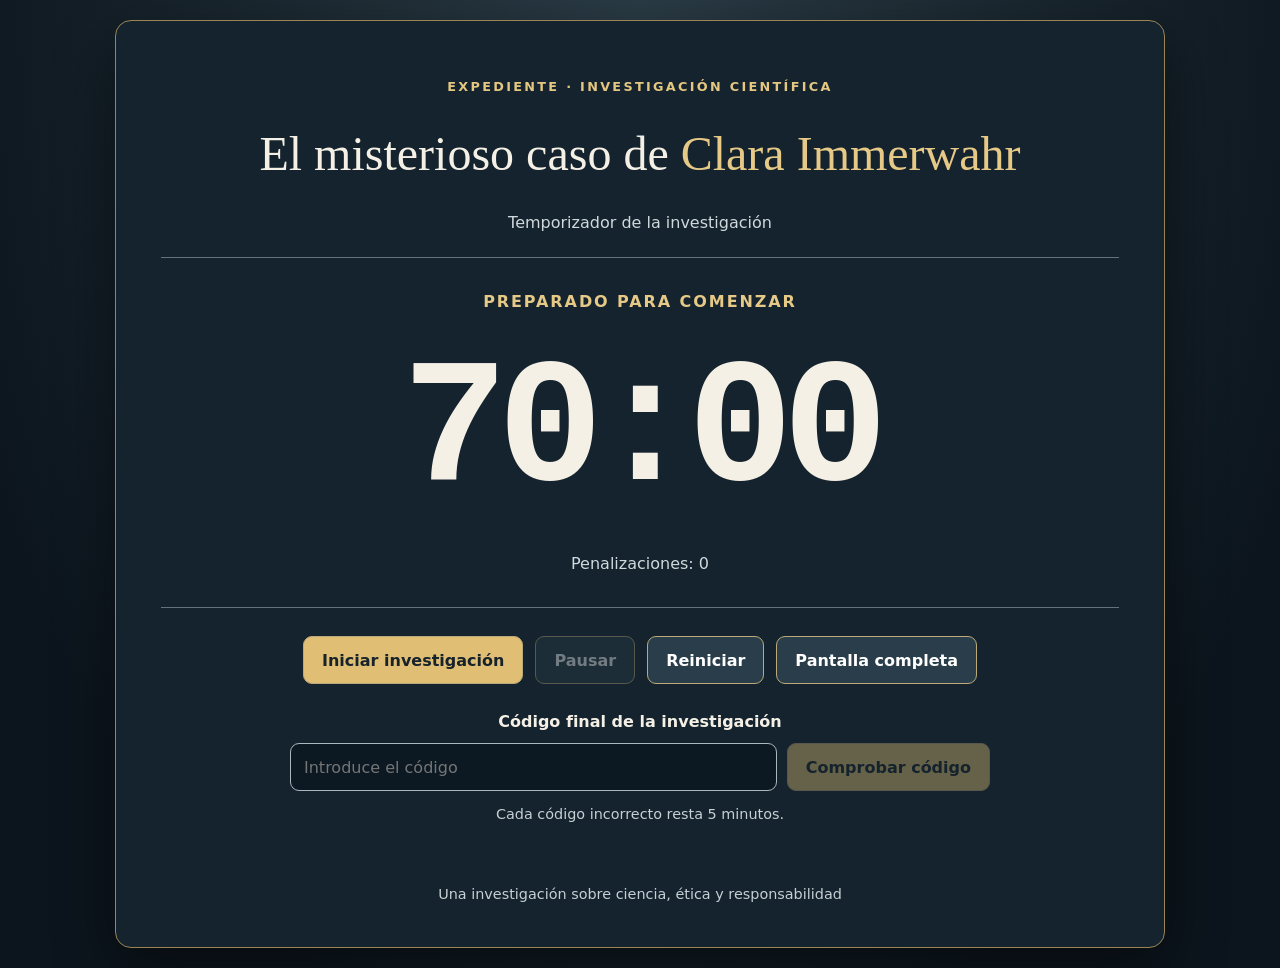
<file: index.html>
<!doctype html>
<html lang="es">
<head>
<meta charset="utf-8">
<meta name="viewport" content="width=device-width, initial-scale=1">
<title>Temporizador | Clara Immerwahr</title>
<link rel="stylesheet" href="styles.css">
<script src="app.js" defer></script>

<style>
.enlace-enigma {
 display:inline-block;
 padding:17px 25px;
 margin:12px 0;
 background:#e0bf75;
 color:#17232b;
 border-radius:9px;
 font-weight:700;
 font-size:1.15rem;
 text-decoration:none;
}
.enlace-enigma:hover {background:#f1d696}
.enlace-enigma:focus-visible {
 outline:3px solid white;
 outline-offset:4px;
}
</style>
</head>
<body>
<main>
<header>
<p class="expediente">EXPEDIENTE · INVESTIGACIÓN CIENTÍFICA</p>
<h1>El misterioso caso de <em>Clara Immerwahr</em></h1>
<p>Temporizador de la investigación</p>
</header>

<section class="reloj-panel" aria-label="Tiempo restante">
<p id="estado">PREPARADO PARA COMENZAR</p>
<div id="reloj" role="timer" aria-label="70 minutos restantes">70:00</div>
<p id="penalizaciones">Penalizaciones: 0</p>
</section>

<section id="partida">
<div class="controles">
<button id="iniciar" class="principal">Iniciar investigación</button>
<button id="pausar" disabled>Pausar</button>
<button id="reiniciar">Reiniciar</button>
<button id="pantalla">Pantalla completa</button>
</div>
<form id="formulario">
<label for="codigo">Código final de la investigación</label>
<div class="entrada">
<input id="codigo" type="text" maxlength="100" disabled
placeholder="Introduce el código" autocomplete="off" required>
<button id="comprobar" class="principal" disabled>Comprobar código</button>
</div>
<p>Cada código incorrecto resta 5 minutos.</p>
</form>
</section>

<section id="resultado" hidden tabindex="-1">
<h2 id="tituloResultado"></h2>
<p id="textoResultado"></p>
<p><a id="ultimo-enigma" href="reflexion.html" class="enlace-enigma">Descubrir el último enigma →</a></p><button id="nuevo">Reiniciar partida</button>
</section>

<p id="mensaje" role="status" aria-live="polite"></p>
<footer>Una investigación sobre ciencia, ética y responsabilidad</footer>
</main>
</body>
</html>
</file>
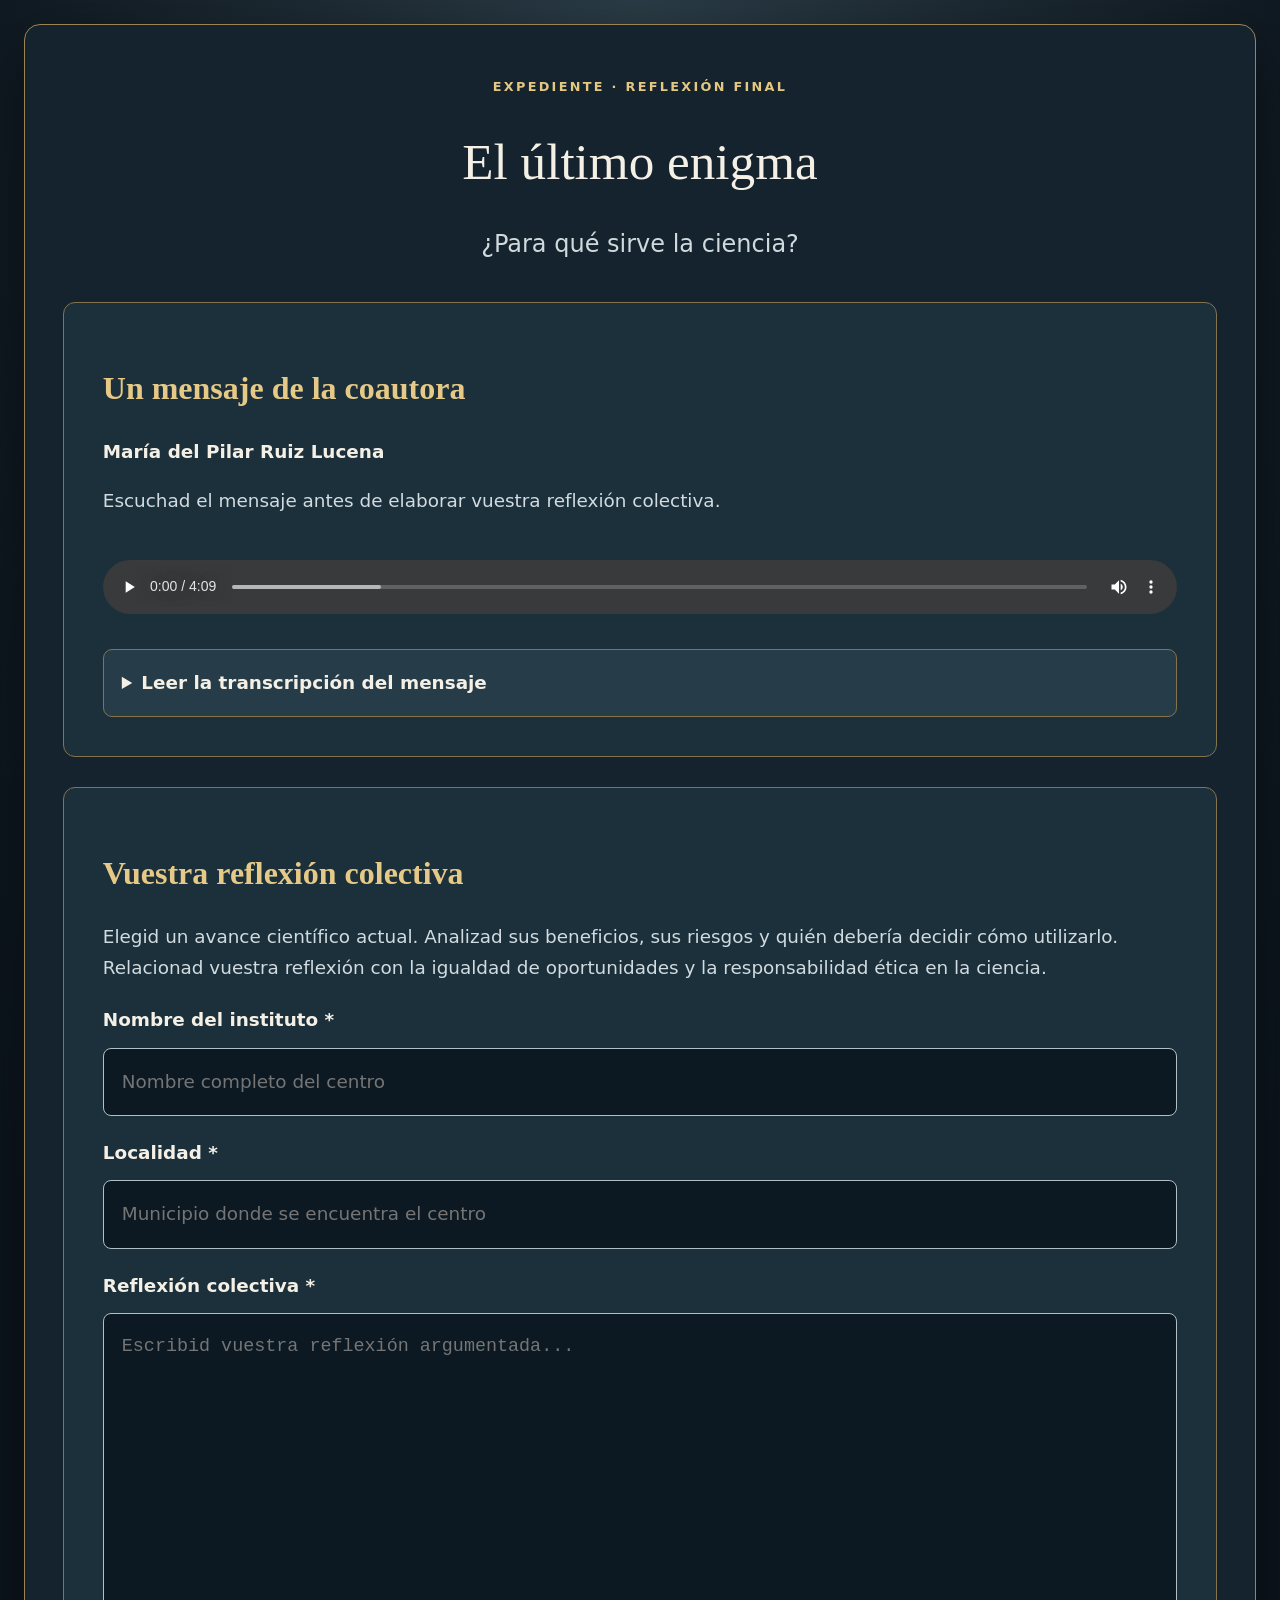
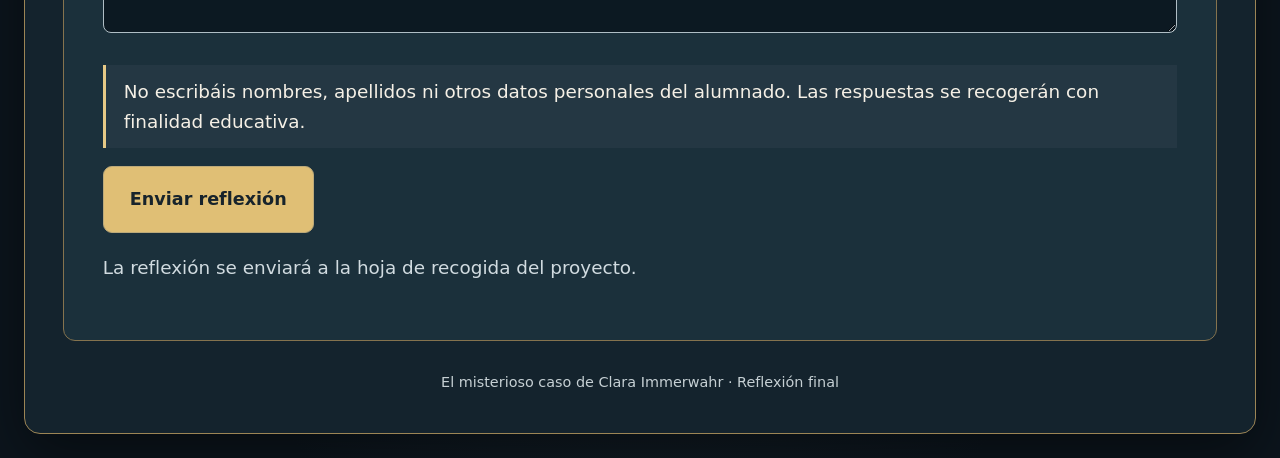
<file: reflexion.html>
<!doctype html>
<html lang="es">
<head>
<meta charset="utf-8">
<meta name="viewport" content="width=device-width, initial-scale=1">
<title>El último enigma | Clara Immerwahr</title>
<link rel="stylesheet" href="styles.css">
<style>
.pagina-reflexion {max-width:960px;text-align:left}
.cabecera-reflexion {text-align:center;margin-bottom:30px}
.bloque {
 background:#1b303b;
 border:1px solid #85734e;
 border-radius:12px;
 padding:clamp(18px,3vw,30px);
 margin:22px 0;
}
.bloque h2 {color:#e6c986;font-family:Georgia,serif}
audio {width:100%;margin:18px 0}
.transcripcion {
 max-height:340px;
 overflow-y:auto;
 background:#10212b;
 padding:22px;
 border-radius:9px;
 line-height:1.8;
}
.transcripcion p {margin:0 0 16px}
.campo {margin:22px 0}
.campo label {text-align:left}
.campo input,.campo textarea {
 width:100%;
 background:#0c1922;
 border:1px solid #b0bec5;
 color:white;
 padding:14px;
 border-radius:8px;
}
textarea {min-height:220px;resize:vertical;line-height:1.6}
.ayuda {color:#d1dbe0;font-size:.95rem;line-height:1.6}
.aviso {
 border-left:3px solid #e6c986;
 padding:12px 18px;
 background:#243743;
 line-height:1.6;
}
.boton-inactivo {opacity:.65;cursor:not-allowed}
</style>

<style id="mejora-lectura">
/* Diseño amplio para la reflexión educativa */
body {
  display:block;
  padding:24px;
  font-size:20px;
  line-height:1.65;
}

main.pagina-reflexion {
  width:100%;
  max-width:1500px;
  margin:0 auto;
  padding:clamp(24px,3vw,55px);
  text-align:left;
}

.cabecera-reflexion {
  margin-bottom:38px;
}

.cabecera-reflexion h1 {
  font-size:clamp(2.5rem,4vw,4rem);
}

.cabecera-reflexion > p:last-child {
  font-size:1.5rem;
}

.bloque {
  padding:clamp(24px,3vw,48px);
  margin:30px 0;
}

.bloque h2 {
  font-size:clamp(1.7rem,2.5vw,2.4rem);
  line-height:1.3;
}

.bloque p,
.bloque label,
.bloque summary {
  font-size:1.15rem;
}

.ayuda {
  font-size:1.1rem;
  line-height:1.7;
}

audio {
  width:100%;
  margin:25px 0;
}

details summary {
  cursor:pointer;
  padding:18px;
  border:1px solid #85734e;
  border-radius:9px;
  background:#263c48;
  font-weight:650;
}

.transcripcion {
  max-height:65vh;
  overflow-y:auto;
  margin-top:18px;
  padding:clamp(22px,3vw,45px);
  font-size:1.2rem;
  line-height:1.9;
}

.transcripcion p {
  font-size:inherit;
  margin-bottom:1.3em;
}

.campo input,
.campo textarea {
  font-size:1.15rem;
  padding:18px;
}

.campo textarea {
  min-height:320px;
}

.campo label {
  font-size:1.15rem;
}

#formulario-reflexion button {
  font-size:1.1rem;
  padding:18px 26px;
}

@media (max-width:700px) {
  body {
    padding:8px;
    font-size:17px;
  }

  main.pagina-reflexion {
    padding:18px;
  }

  .bloque {
    padding:18px;
  }

  .transcripcion {
    max-height:none;
    font-size:1.05rem;
    padding:18px;
  }

  .cabecera-reflexion h1 {
    font-size:2.2rem;
  }
}
</style>

</head>
<body>
<main class="pagina-reflexion">
<header class="cabecera-reflexion">
<p class="expediente">EXPEDIENTE · REFLEXIÓN FINAL</p>
<h1>El último enigma</h1>
<p>¿Para qué sirve la ciencia?</p>
</header>

<section class="bloque" aria-labelledby="titulo-audio">
<h2 id="titulo-audio">Un mensaje de la coautora</h2>
<p><strong>María del Pilar Ruiz Lucena</strong></p>
<p class="ayuda">Escuchad el mensaje antes de elaborar vuestra reflexión colectiva.</p>

<audio controls preload="metadata">
<source src="audio/mensaje-coautora.mp3" type="audio/mpeg">
Tu navegador no permite reproducir este audio.
</audio>

<details>
<summary>Leer la transcripción del mensaje</summary>
<div class="transcripcion">
<p>Habéis llegado al final de esta investigación. Habéis seguido las pistas, resuelto los enigmas y descubierto el código: NO A LA GUERRA.</p>
<p>Pero antes de cerrar este expediente, me gustaría que volvierais a pensar en algunas de las personas que habéis conocido.</p>
<p>Fritz Haber consiguió sintetizar amoníaco a partir del nitrógeno del aire y del hidrógeno. Su trabajo contribuyó al desarrollo de fertilizantes que transformaron la agricultura y permitieron aumentar la producción de alimentos. Aquel avance llegó a conocerse como el pan del aire.</p>
<p>Sin embargo, el mismo científico que contribuyó a alimentar a millones de personas también impulsó el desarrollo de armas químicas y supervisó el uso de cloro como arma durante la Primera Guerra Mundial.</p>
<p>Pensadlo un momento. Una misma persona, unos conocimientos científicos extraordinarios y consecuencias tan diferentes.</p>
<p>Y frente a esa historia encontramos la de Clara Immerwahr, una mujer con formación científica que vivió en una sociedad donde las oportunidades de las mujeres eran muy distintas de las de los hombres.</p>
<p>Su historia nos invita a preguntarnos qué ocurre cuando nuestras convicciones entran en conflicto con las decisiones de quienes nos rodean.</p>
<p>También habéis conocido a Hertha Ayrton. Mientras se utilizaban gases tóxicos en las trincheras, ella aplicó sus investigaciones sobre el movimiento de los fluidos para desarrollar un dispositivo capaz de dispersarlos.</p>
<p>Y a pesar de sus aportaciones, tuvo que enfrentarse a resistencias para que su invento fuera aceptado.</p>
<p>Tres historias que nos obligan a mirar la ciencia desde perspectivas diferentes.</p>
<p>Porque no basta con preguntarnos qué somos capaces de descubrir. También debemos preguntarnos qué hacemos con ese conocimiento, quién decide sus aplicaciones y quién asume sus consecuencias.</p>
<p>Y hay otra cuestión que no podemos ignorar. ¿Cuántas mujeres tuvieron que luchar para investigar, para ser escuchadas o para que se reconocieran sus descubrimientos?</p>
<p>¿Cuántas aportaciones hemos perdido porque durante siglos el acceso a la ciencia no fue igual para todas las personas?</p>
<p>La igualdad en la ciencia no consiste únicamente en recordar nombres que fueron olvidados. Significa garantizar que todas las personas tengan oportunidades reales de investigar, aportar sus ideas y participar en las decisiones que afectan a nuestra sociedad.</p>
<p>Hoy seguimos enfrentándonos a dilemas semejantes. La inteligencia artificial, la ingeniería genética o las nuevas tecnologías pueden ayudarnos a resolver problemas, pero también pueden utilizarse para perjudicar, discriminar o aumentar las desigualdades.</p>
<p>Por eso quiero proponeros un último desafío.</p>
<p>Elegid un avance científico actual. Pensad qué beneficios puede aportar, qué riesgos plantea y quién debería decidir cómo utilizarlo.</p>
<p>Reflexionad también sobre la importancia de que mujeres y hombres puedan participar en igualdad de condiciones en la investigación y en esas decisiones.</p>
<p>No busquéis una respuesta perfecta. Hablad, discutid, escuchad opiniones diferentes y defended vuestras ideas con argumentos.</p>
<p>Habéis conseguido resolver el misterio de Clara Immerwahr.</p>
<p>Ahora os corresponde afrontar una pregunta mucho más difícil: ¿qué clase de ciencia queremos y al servicio de quién debería estar?</p>
</div>
</details>
</section>

<section class="bloque" aria-labelledby="titulo-reflexion">
<h2 id="titulo-reflexion">Vuestra reflexión colectiva</h2>
<p class="ayuda">
Elegid un avance científico actual. Analizad sus beneficios,
sus riesgos y quién debería decidir cómo utilizarlo.
Relacionad vuestra reflexión con la igualdad de oportunidades
y la responsabilidad ética en la ciencia.
</p>

<form id="formulario-reflexion">
<div class="campo">
<label for="centro">Nombre del instituto *</label>
<input id="centro" name="centro" maxlength="150"
placeholder="Nombre completo del centro" required>
</div>

<div class="campo">
<label for="localidad">Localidad *</label>
<input id="localidad" name="localidad" maxlength="120"
placeholder="Municipio donde se encuentra el centro" required>
</div>

<div class="campo">
<label for="reflexion">Reflexión colectiva *</label>
<textarea id="reflexion" name="reflexion"
minlength="10" maxlength="5000" required
placeholder="Escribid vuestra reflexión argumentada..."></textarea>
</div>

<p class="aviso">
No escribáis nombres, apellidos ni otros datos personales
del alumnado. Las respuestas se recogerán con finalidad educativa.
</p>

<button class="principal" id="enviar-reflexion" type="submit">
Enviar reflexión
</button>
<p class="ayuda" id="estado-envio" role="status" aria-live="polite">
La reflexión se enviará a la hoja de recogida del proyecto.
</p>
</form>
</section>

<footer style="text-align:center">
El misterioso caso de Clara Immerwahr · Reflexión final
</footer>
</main>

<iframe name="destino_reflexiones" id="destino_reflexiones"
title="Recepción de reflexiones" hidden></iframe>

<form id="transporte-reflexiones"
method="POST"
target="destino_reflexiones"
action="https://script.google.com/macros/s/AKfycbxCNi3dKLJ-TgUc2JBjqk851yEAEvfMDeh6vs0Cv1imaGybMT4gj2yUiN1aDJ6bpHgS/exec"
hidden>
<input type="hidden" name="payload" id="payload-reflexiones">
</form>

<script id="conexion-reflexiones">
(function () {
  "use strict";

  const formulario = document.getElementById("formulario-reflexion");
  const transporte = document.getElementById("transporte-reflexiones");
  const payload = document.getElementById("payload-reflexiones");
  const estado = document.getElementById("estado-envio");
  const boton = document.getElementById("enviar-reflexion");

  const clave = "clara_reflexion_pendiente_v1";
  let enviando = false;

  function crearId() {
    if (window.crypto && window.crypto.randomUUID) {
      return window.crypto.randomUUID();
    }
    if (window.crypto && window.crypto.getRandomValues) {
      const bytes = new Uint8Array(16);
      window.crypto.getRandomValues(bytes);
      return Array.from(bytes, b =>
        b.toString(16).padStart(2, "0")
      ).join("");
    }
    throw new Error("No se puede generar un identificador seguro.");
  }

  formulario.addEventListener("submit", function (evento) {
    evento.preventDefault();

    if (enviando || !formulario.reportValidity()) return;

    const datos = {
      centro: document.getElementById("centro").value.trim(),
      localidad: document.getElementById("localidad").value.trim(),
      reflexion: document.getElementById("reflexion").value.trim()
    };

    if (!datos.centro || !datos.localidad ||
        datos.reflexion.length < 10) {
      estado.textContent = "Revisad los campos antes de enviar.";
      return;
    }

    try {
      const contenido = JSON.stringify(datos);
      const anterior = JSON.parse(localStorage.getItem(clave) || "null");

      if (anterior && anterior.contenido === contenido) {
        datos.id = anterior.id;
      } else {
        datos.id = crearId();
      }

      localStorage.setItem(clave, JSON.stringify({
        id: datos.id,
        contenido: contenido
      }));

      payload.value = JSON.stringify(datos);

      enviando = true;
      boton.disabled = true;

      transporte.submit();

      estado.textContent =
        "Solicitud enviada. La recepción todavía no está confirmada. " +
        "Conservad el texto hasta verificar que aparece en Google Sheets.";

    } catch (error) {
      enviando = false;
      boton.disabled = false;
      estado.textContent =
        "No se pudo preparar el envío. La reflexión sigue en pantalla.";
      console.error(error);
    }
  });
})();
</script>


<style>
#cierre-expediente {
  display: none;
  max-width: 760px;
  margin: 35px auto;
  padding: 38px 28px;
  background: #171c1b;
  color: #f5eddb;
  border: 2px solid #bba16b;
  border-radius: 14px;
  text-align: center;
  box-shadow: 0 12px 36px rgba(0,0,0,.3);
  font-family: Georgia, serif;
}
#cierre-expediente h2 {
  color: #e8c98a;
  font-size: clamp(1.8rem, 5vw, 2.8rem);
  letter-spacing: .08em;
}
#cierre-expediente p {
  font-size: 1.15rem;
  line-height: 1.8;
}
#cierre-expediente .pregunta-final {
  font-size: 1.45rem;
  color: #e8c98a;
  font-weight: bold;
  margin: 28px 0;
}
</style>

<section id="cierre-expediente" role="status" aria-live="polite">
  <h2>EXPEDIENTE CERRADO</h2>
  <p>Habéis resuelto el misterio de Clara Immerwahr.</p>
  <p>Vuestra reflexión colectiva ha sido enviada para su registro.</p>
  <p>La investigación termina aquí, pero la pregunta permanece:</p>
  <p class="pregunta-final">
    ¿Todo lo que la ciencia permite hacer debería hacerse?
  </p>
  <p>Gracias por participar en esta experiencia.</p>
</section>

<script>
(function () {
  const formulario = document.getElementById('formulario-reflexion');
  const cierre = document.getElementById('cierre-expediente');

  if (!formulario || !cierre) return;

  formulario.addEventListener('submit', function () {
    if (!formulario.checkValidity()) return;

    window.setTimeout(function () {
      if (!document.getElementById('enviar-reflexion')?.disabled) return;

      formulario.style.display = 'none';
      cierre.style.display = 'block';
      cierre.scrollIntoView({ behavior: 'smooth', block: 'start' });
    }, 900);
  });
})();
</script>

</body>
</html>
</file>
<file: styles.css>
:root {
 color-scheme:dark;
 font-family:system-ui,sans-serif;
 background:#0c151d;
 color:#f5f0e6;
}
* {box-sizing:border-box}
body {
 margin:0;
 min-height:100vh;
 display:grid;
 place-items:center;
 padding:20px;
 background:radial-gradient(ellipse at top,#2b3c46,#0c151d 80%);
}
main {
 width:min(100%,1050px);
 padding:clamp(20px,4vw,45px);
 text-align:center;
 background:#14232d;
 border:1px solid #9c8555;
 border-radius:16px;
 box-shadow:0 20px 60px #0007;
}
.expediente {
 color:#e4c780;
 letter-spacing:.18em;
 font-size:.8rem;
 font-weight:bold;
}
h1 {
 font:normal clamp(1.8rem,4vw,3rem) Georgia,serif;
}
h1 em {color:#e6c986;font-style:normal}
header>p:last-child {color:#d0d9dc}
.reloj-panel {
 margin-top:25px;
 padding:18px 0;
 border-top:1px solid #64727a;
 border-bottom:1px solid #64727a;
}
#estado {
 color:#e6c986;
 font-weight:bold;
 letter-spacing:.12em;
}
#reloj {
 font:700 clamp(5rem,17vw,11rem)/1.2 monospace;
 font-variant-numeric:tabular-nums;
 letter-spacing:-.06em;
}
#reloj.alerta {color:#ffba89}
#penalizaciones {color:#d0d9dc}
.controles {
 display:flex;
 flex-wrap:wrap;
 justify-content:center;
 gap:12px;
 margin:28px 0;
}
button,input {font:inherit}
button {
 padding:13px 18px;
 min-height:48px;
 border:1px solid #bca979;
 border-radius:9px;
 background:#293e4a;
 color:white;
 font-weight:650;
 cursor:pointer;
}
button.principal {
 background:#e0bf75;
 color:#17232b;
}
button:disabled {opacity:.4;cursor:not-allowed}
button:focus-visible,input:focus-visible {
 outline:3px solid white;
 outline-offset:3px;
}
#formulario {max-width:700px;margin:auto}
label {display:block;font-weight:bold;margin-bottom:12px}
.entrada {display:flex;gap:10px}
input {
 flex:1;
 min-width:0;
 padding:13px;
 border:1px solid #aab8be;
 border-radius:9px;
 background:#0c1922;
 color:white;
}
#formulario p,footer {color:#c6d0d4;font-size:.9rem}
#mensaje {min-height:2em;color:#ffce96;font-weight:bold}
#resultado {
 margin:28px auto;
 padding:25px;
 border:1px solid #e0bf75;
 border-radius:12px;
 background:#243640;
}
#tituloResultado {
 font:normal clamp(1.7rem,4vw,2.7rem) Georgia,serif;
 color:#f1d58e;
}
[hidden] {display:none!important}
@media(max-width:600px) {
 .entrada {flex-direction:column}
 .controles button {flex:1 1 45%}
}
@media(prefers-reduced-motion:reduce) {
 *,*::before,*::after {animation:none!important;transition:none!important}
}
</file>
